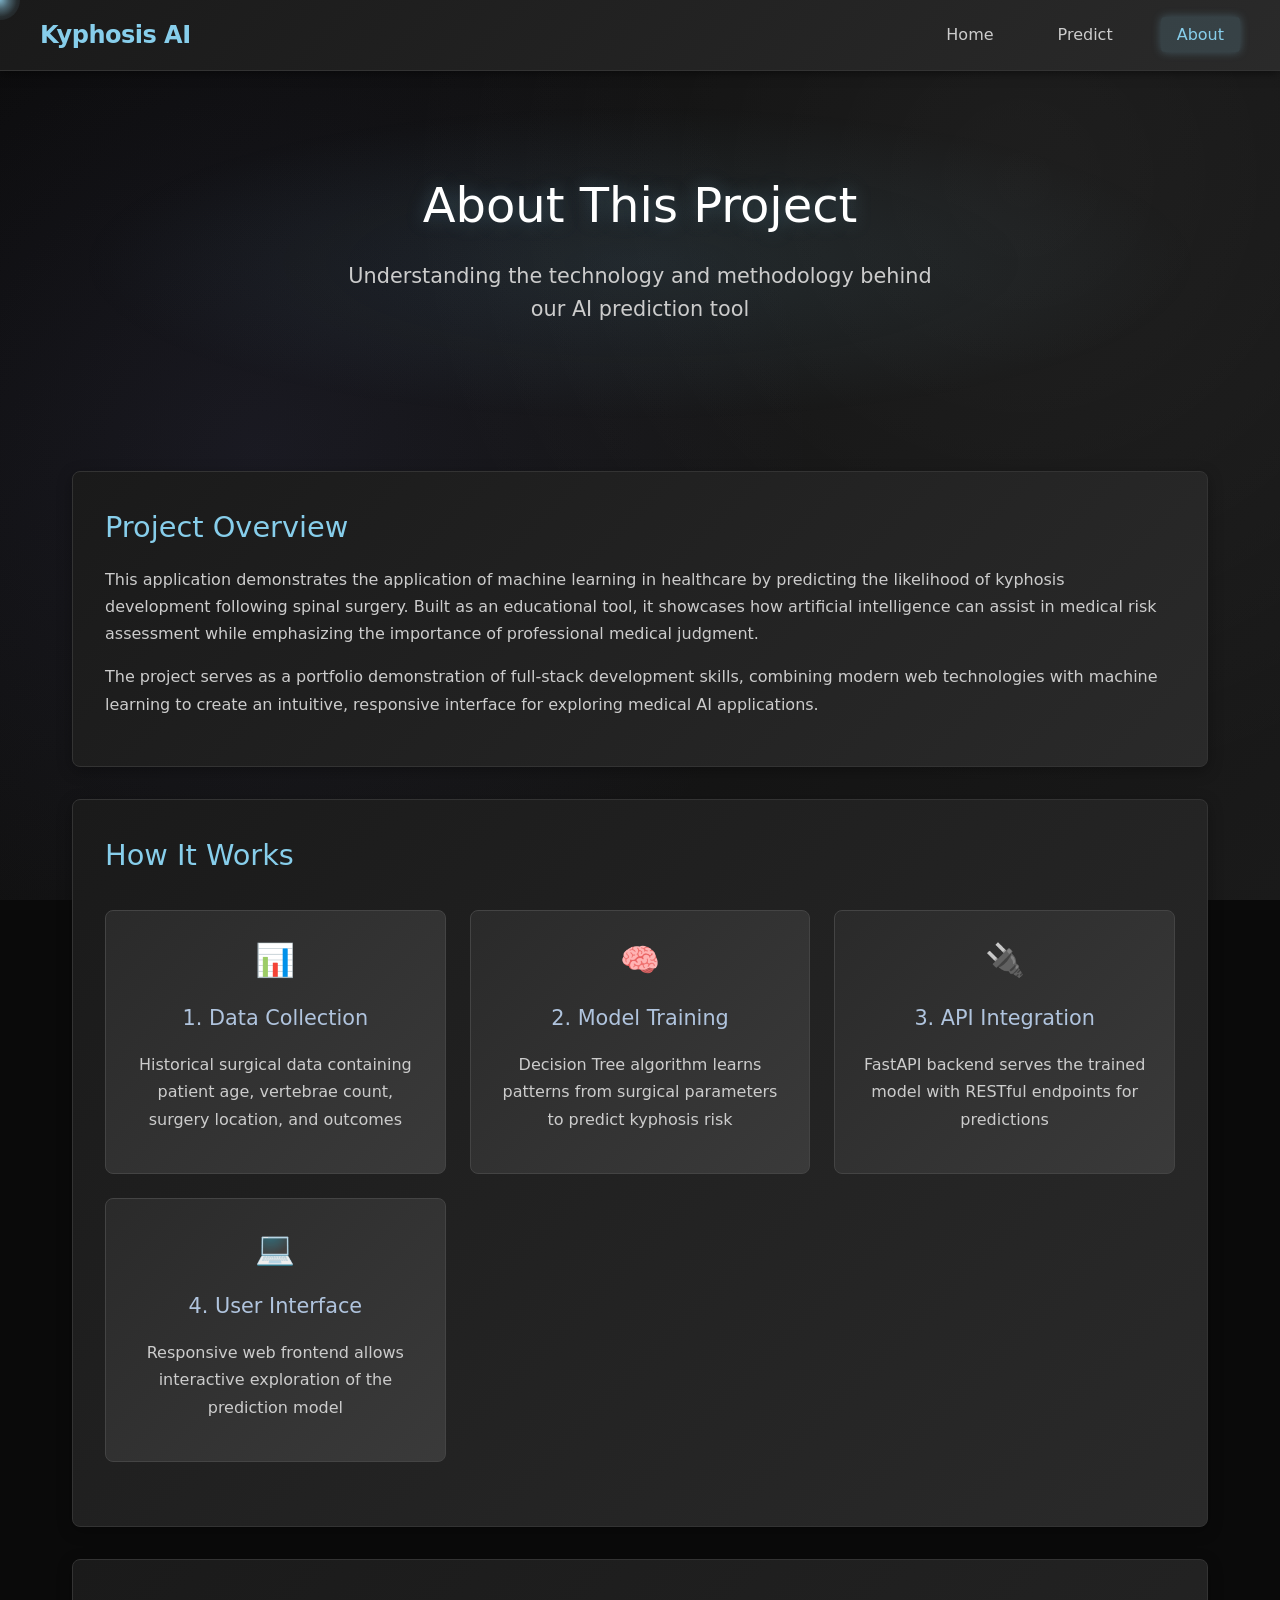
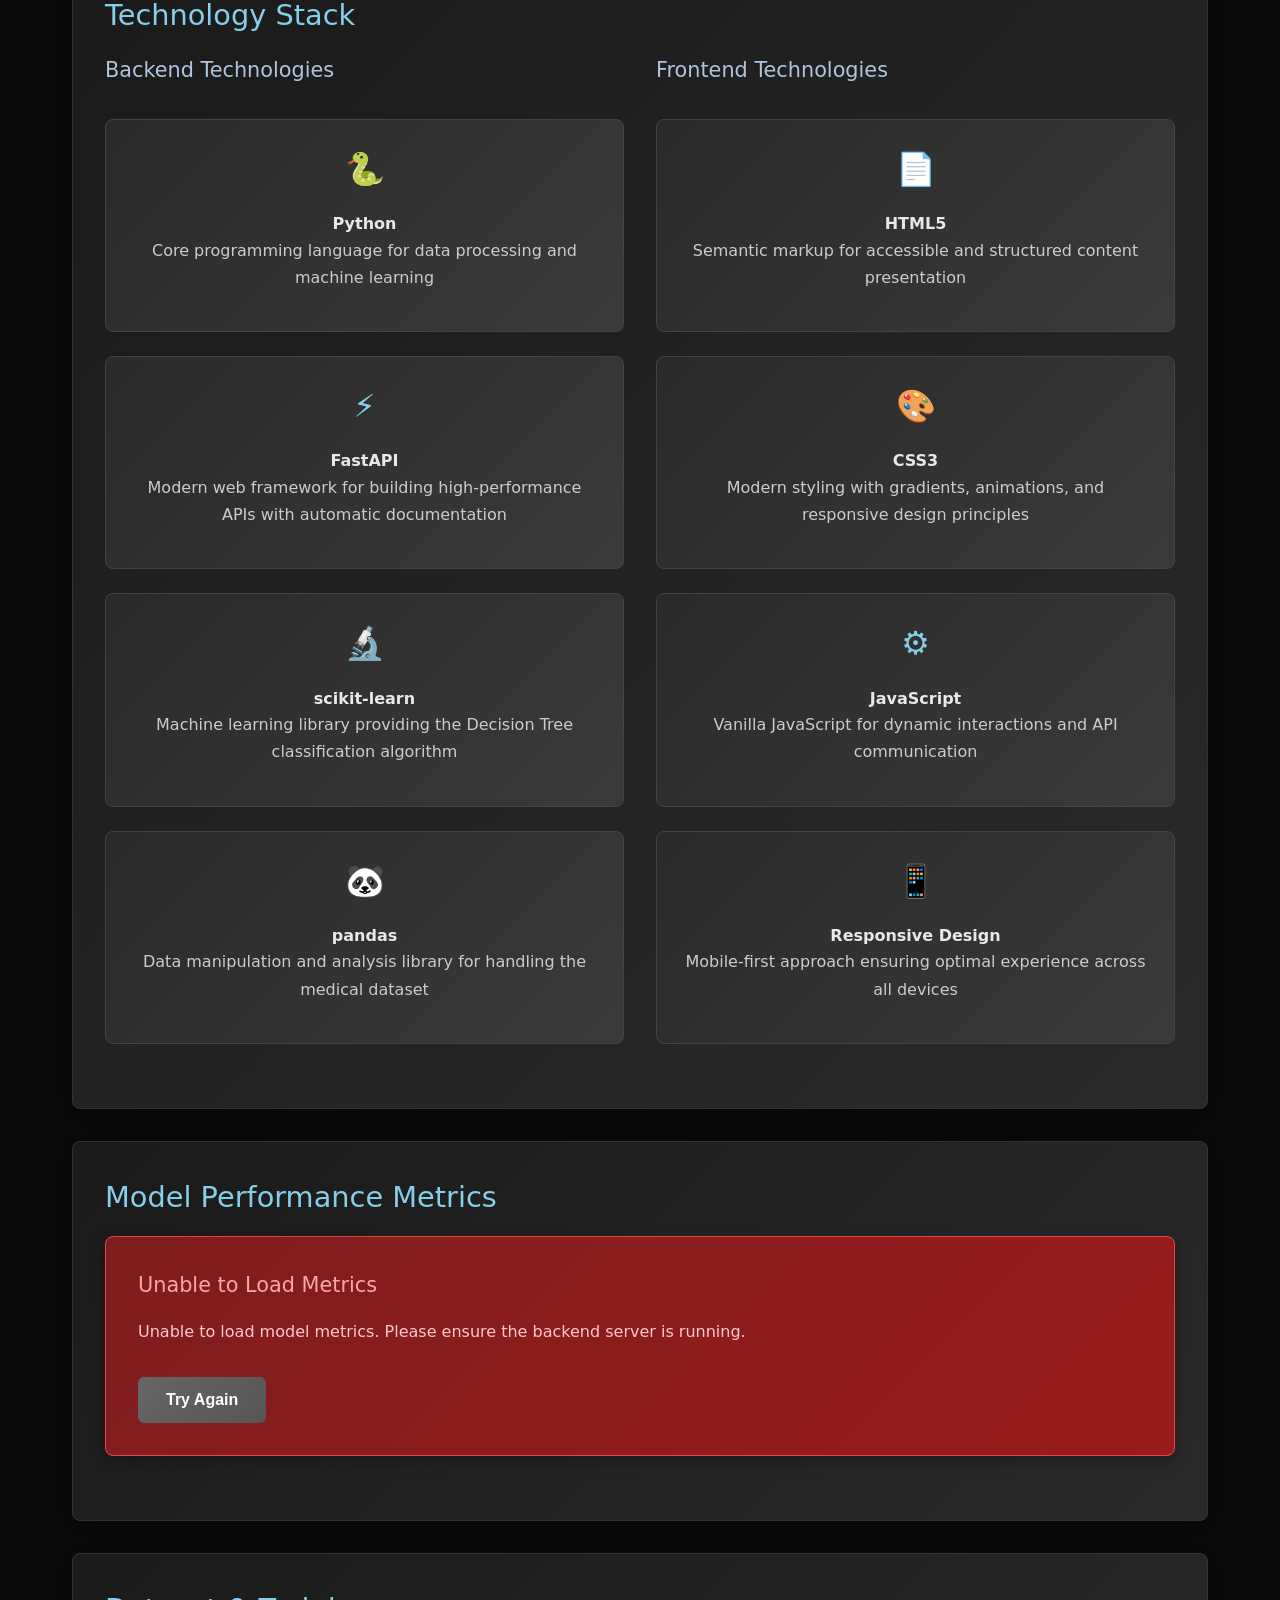
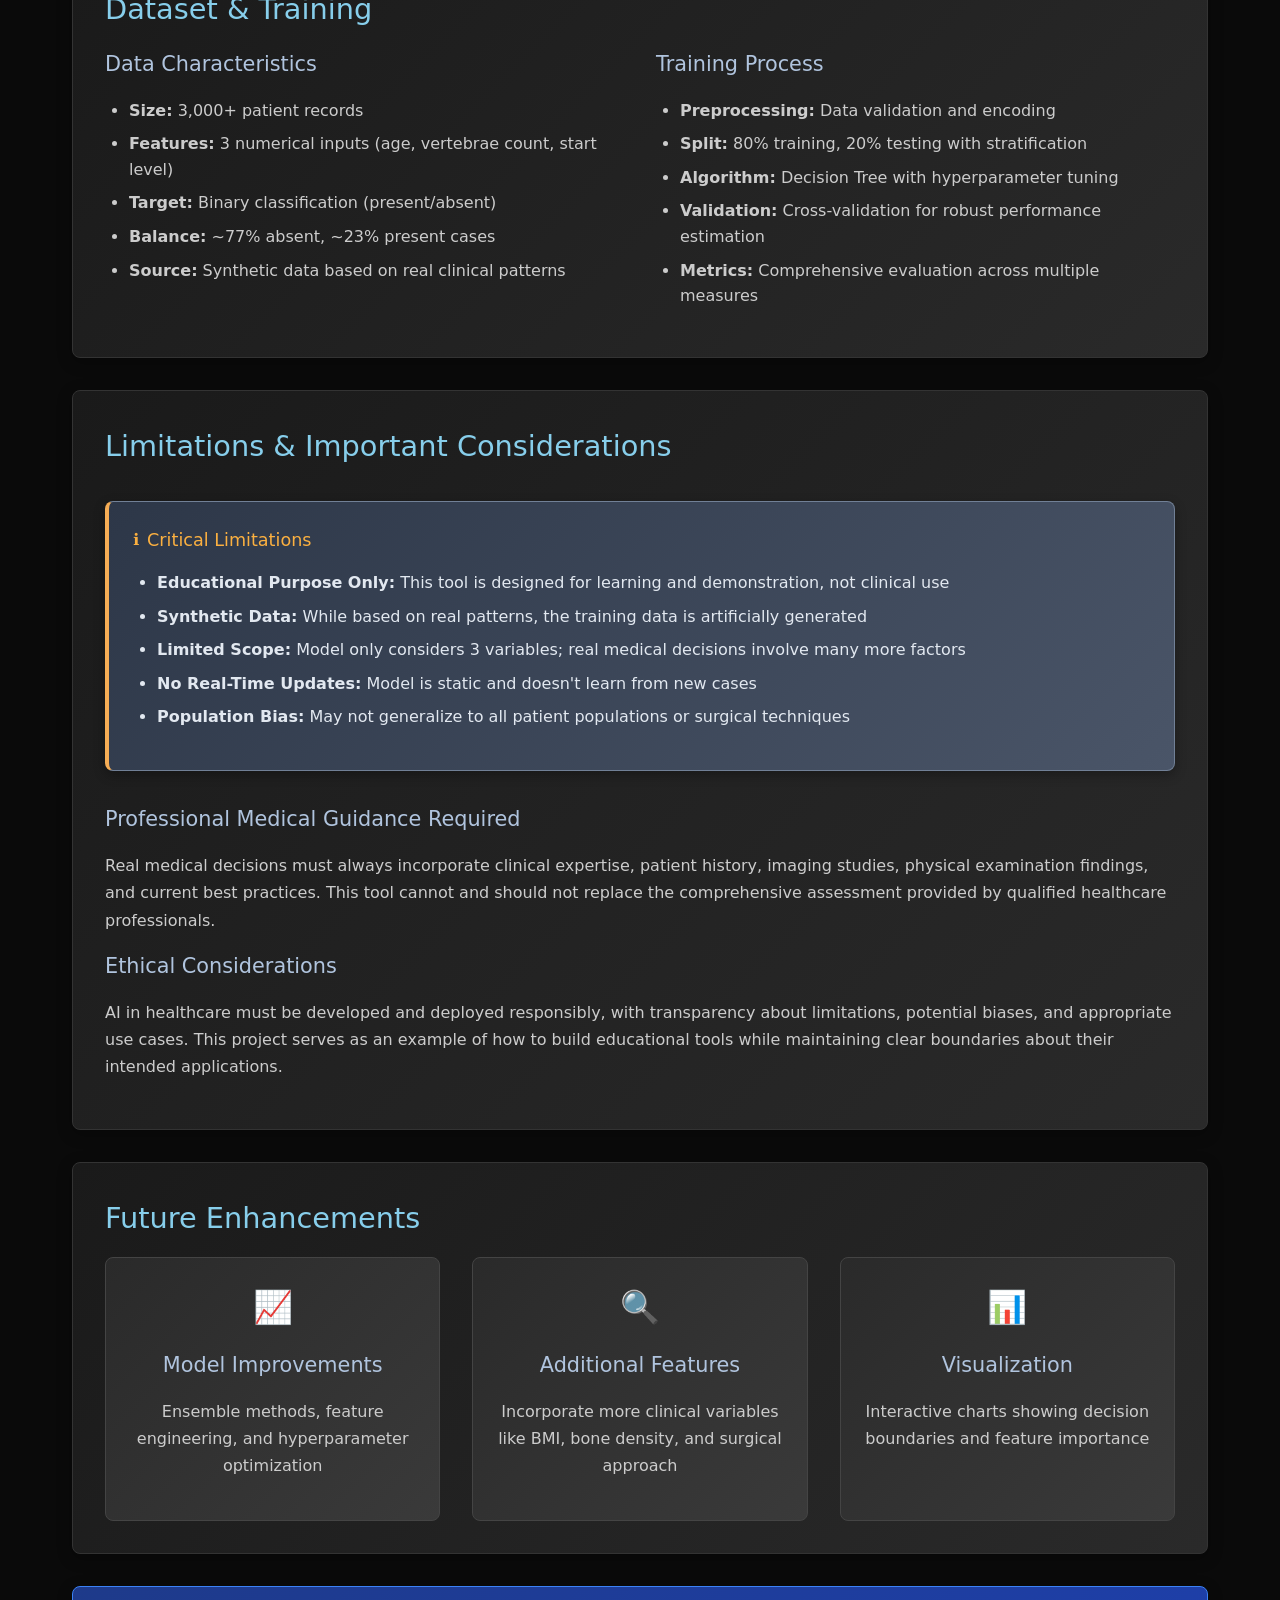
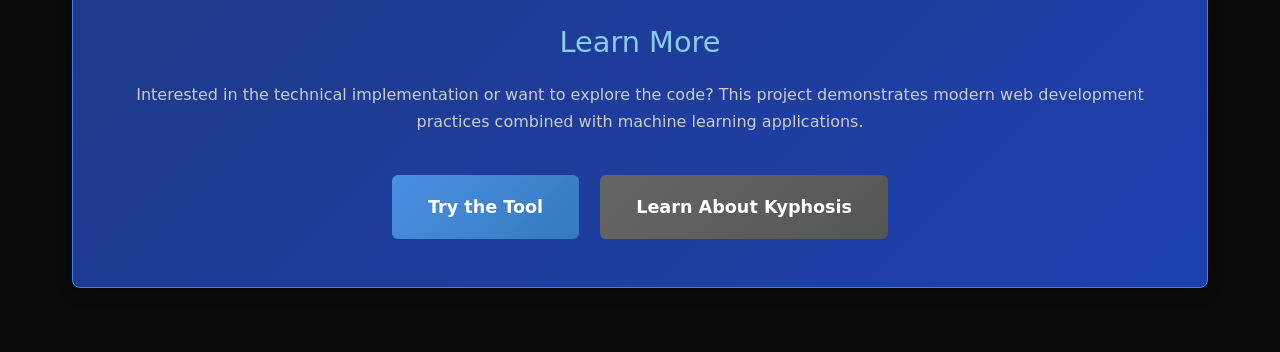
<file: frontend/about.html>
<!DOCTYPE html>
<html lang="en">
<head>
    <meta charset="UTF-8">
    <meta name="viewport" content="width=device-width, initial-scale=1.0">
    <title>About the Project - Kyphosis AI Prediction Tool</title>
    <link rel="stylesheet" href="style.css">
    <meta name="description" content="Learn about our AI-powered kyphosis prediction tool, its technology stack, model performance, and limitations.">
</head>
<body>
    <!-- Navigation Bar -->
    <nav class="navbar">
        <div class="nav-container">
            <a href="index.html" class="nav-brand">Kyphosis AI</a>
            <ul class="nav-links">
                <li><a href="index.html">Home</a></li>
                <li><a href="predict.html">Predict</a></li>
                <li><a href="about.html">About</a></li>
            </ul>
            <div class="nav-toggle">
                <span></span>
                <span></span>
                <span></span>
            </div>
        </div>
    </nav>

    <!-- Main Content -->
    <div class="container">
        <!-- Hero Section -->
        <section class="hero">
            <h1>About This Project</h1>
            <p>Understanding the technology and methodology behind our AI prediction tool</p>
        </section>

        <!-- Project Overview -->
        <section class="card">
            <h2>Project Overview</h2>
            <p>
                This application demonstrates the application of machine learning in healthcare by predicting 
                the likelihood of kyphosis development following spinal surgery. Built as an educational tool, 
                it showcases how artificial intelligence can assist in medical risk assessment while emphasizing 
                the importance of professional medical judgment.
            </p>
            <p>
                The project serves as a portfolio demonstration of full-stack development skills, combining 
                modern web technologies with machine learning to create an intuitive, responsive interface 
                for exploring medical AI applications.
            </p>
        </section>

        <!-- How It Works -->
        <section class="card">
            <h2>How It Works</h2>
            <div class="tech-grid">
                <div class="tech-card">
                    <div class="tech-icon">📊</div>
                    <h3>1. Data Collection</h3>
                    <p>Historical surgical data containing patient age, vertebrae count, surgery location, and outcomes</p>
                </div>
                
                <div class="tech-card">
                    <div class="tech-icon">🧠</div>
                    <h3>2. Model Training</h3>
                    <p>Decision Tree algorithm learns patterns from surgical parameters to predict kyphosis risk</p>
                </div>
                
                <div class="tech-card">
                    <div class="tech-icon">🔌</div>
                    <h3>3. API Integration</h3>
                    <p>FastAPI backend serves the trained model with RESTful endpoints for predictions</p>
                </div>
                
                <div class="tech-card">
                    <div class="tech-icon">💻</div>
                    <h3>4. User Interface</h3>
                    <p>Responsive web frontend allows interactive exploration of the prediction model</p>
                </div>
            </div>
        </section>

        <!-- Tech Stack -->
        <section class="card">
            <h2>Technology Stack</h2>
            <div class="two-column">
                <div>
                    <h3>Backend Technologies</h3>
                    <div class="tech-grid">
                        <div class="tech-card">
                            <div class="tech-icon">🐍</div>
                            <h4>Python</h4>
                            <p>Core programming language for data processing and machine learning</p>
                        </div>
                        
                        <div class="tech-card">
                            <div class="tech-icon">⚡</div>
                            <h4>FastAPI</h4>
                            <p>Modern web framework for building high-performance APIs with automatic documentation</p>
                        </div>
                        
                        <div class="tech-card">
                            <div class="tech-icon">🔬</div>
                            <h4>scikit-learn</h4>
                            <p>Machine learning library providing the Decision Tree classification algorithm</p>
                        </div>
                        
                        <div class="tech-card">
                            <div class="tech-icon">🐼</div>
                            <h4>pandas</h4>
                            <p>Data manipulation and analysis library for handling the medical dataset</p>
                        </div>
                    </div>
                </div>
                
                <div>
                    <h3>Frontend Technologies</h3>
                    <div class="tech-grid">
                        <div class="tech-card">
                            <div class="tech-icon">📄</div>
                            <h4>HTML5</h4>
                            <p>Semantic markup for accessible and structured content presentation</p>
                        </div>
                        
                        <div class="tech-card">
                            <div class="tech-icon">🎨</div>
                            <h4>CSS3</h4>
                            <p>Modern styling with gradients, animations, and responsive design principles</p>
                        </div>
                        
                        <div class="tech-card">
                            <div class="tech-icon">⚙️</div>
                            <h4>JavaScript</h4>
                            <p>Vanilla JavaScript for dynamic interactions and API communication</p>
                        </div>
                        
                        <div class="tech-card">
                            <div class="tech-icon">📱</div>
                            <h4>Responsive Design</h4>
                            <p>Mobile-first approach ensuring optimal experience across all devices</p>
                        </div>
                    </div>
                </div>
            </div>
        </section>

        <!-- Model Performance -->
        <section class="card">
            <h2>Model Performance Metrics</h2>
            <div id="metrics-loading" style="text-align: center; padding: 2rem;">
                <span class="loading-spinner"></span>
                <p style="color: #ccc; margin-top: 1rem;">Loading model performance data...</p>
            </div>
            
            <div id="metrics-content" style="display: none;">
                <p style="color: #ccc; margin-bottom: 2rem;">
                    Our Decision Tree model was evaluated on a held-out test set representing 20% of the available data. 
                    Below are the key performance metrics:
                </p>
                
                <table class="metrics-table" id="metrics-table">
                    <thead>
                        <tr>
                            <th>Metric</th>
                            <th>Value</th>
                            <th>Description</th>
                        </tr>
                    </thead>
                    <tbody id="metrics-tbody">
                        <!-- Metrics will be populated by JavaScript -->
                    </tbody>
                </table>
                
                <div class="two-column" style="margin-top: 2rem;">
                    <div>
                        <h3>Understanding the Metrics</h3>
                        <ul>
                            <li><strong>Accuracy:</strong> Percentage of correct predictions overall</li>
                            <li><strong>Precision:</strong> Of all "present" predictions, how many were actually correct</li>
                            <li><strong>Recall:</strong> Of all actual "present" cases, how many were correctly identified</li>
                            <li><strong>F1-Score:</strong> Harmonic mean of precision and recall, balancing both metrics</li>
                        </ul>
                    </div>
                    
                    <div>
                        <h3>Model Characteristics</h3>
                        <ul>
                            <li><strong>Algorithm:</strong> Decision Tree Classifier</li>
                            <li><strong>Features:</strong> Age, vertebrae count, surgery start level</li>
                            <li><strong>Training Size:</strong> ~2,400 patient records</li>
                            <li><strong>Validation:</strong> Stratified train-test split (80/20)</li>
                        </ul>
                    </div>
                </div>
            </div>
            
            <div id="metrics-error" style="display: none;">
                <!-- Error message will be populated by JavaScript -->
            </div>
        </section>

        <!-- Dataset Information -->
        <section class="card">
            <h2>Dataset & Training</h2>
            <div class="two-column">
                <div>
                    <h3>Data Characteristics</h3>
                    <ul>
                        <li><strong>Size:</strong> 3,000+ patient records</li>
                        <li><strong>Features:</strong> 3 numerical inputs (age, vertebrae count, start level)</li>
                        <li><strong>Target:</strong> Binary classification (present/absent)</li>
                        <li><strong>Balance:</strong> ~77% absent, ~23% present cases</li>
                        <li><strong>Source:</strong> Synthetic data based on real clinical patterns</li>
                    </ul>
                </div>
                
                <div>
                    <h3>Training Process</h3>
                    <ul>
                        <li><strong>Preprocessing:</strong> Data validation and encoding</li>
                        <li><strong>Split:</strong> 80% training, 20% testing with stratification</li>
                        <li><strong>Algorithm:</strong> Decision Tree with hyperparameter tuning</li>
                        <li><strong>Validation:</strong> Cross-validation for robust performance estimation</li>
                        <li><strong>Metrics:</strong> Comprehensive evaluation across multiple measures</li>
                    </ul>
                </div>
            </div>
        </section>

        <!-- Limitations & Disclaimer -->
        <section class="card">
            <h2>Limitations & Important Considerations</h2>
            <div class="disclaimer">
                <h3>Critical Limitations</h3>
                <ul style="margin: 1rem 0; color: #e2e8f0;">
                    <li><strong>Educational Purpose Only:</strong> This tool is designed for learning and demonstration, not clinical use</li>
                    <li><strong>Synthetic Data:</strong> While based on real patterns, the training data is artificially generated</li>
                    <li><strong>Limited Scope:</strong> Model only considers 3 variables; real medical decisions involve many more factors</li>
                    <li><strong>No Real-Time Updates:</strong> Model is static and doesn't learn from new cases</li>
                    <li><strong>Population Bias:</strong> May not generalize to all patient populations or surgical techniques</li>
                </ul>
            </div>
            
            <h3>Professional Medical Guidance Required</h3>
            <p>
                Real medical decisions must always incorporate clinical expertise, patient history, imaging studies, 
                physical examination findings, and current best practices. This tool cannot and should not replace 
                the comprehensive assessment provided by qualified healthcare professionals.
            </p>
            
            <h3>Ethical Considerations</h3>
            <p>
                AI in healthcare must be developed and deployed responsibly, with transparency about limitations, 
                potential biases, and appropriate use cases. This project serves as an example of how to build 
                educational tools while maintaining clear boundaries about their intended applications.
            </p>
        </section>

        <!-- Future Development -->
        <section class="card">
            <h2>Future Enhancements</h2>
            <div class="three-column">
                <div class="tech-card">
                    <div class="tech-icon">📈</div>
                    <h3>Model Improvements</h3>
                    <p>Ensemble methods, feature engineering, and hyperparameter optimization</p>
                </div>
                
                <div class="tech-card">
                    <div class="tech-icon">🔍</div>
                    <h3>Additional Features</h3>
                    <p>Incorporate more clinical variables like BMI, bone density, and surgical approach</p>
                </div>
                
                <div class="tech-card">
                    <div class="tech-icon">📊</div>
                    <h3>Visualization</h3>
                    <p>Interactive charts showing decision boundaries and feature importance</p>
                </div>
            </div>
        </section>

        <!-- Contact & Links -->
        <section class="card" style="text-align: center; background: linear-gradient(135deg, #1e3a8a 0%, #1e40af 100%); border-color: #3b82f6;">
            <h2>Learn More</h2>
            <p>
                Interested in the technical implementation or want to explore the code? 
                This project demonstrates modern web development practices combined with machine learning applications.
            </p>
            <div style="margin-top: 2rem;">
                <a href="predict.html" class="btn btn-large" style="margin: 0.5rem;">Try the Tool</a>
                <a href="index.html" class="btn btn-secondary btn-large" style="margin: 0.5rem;">Learn About Kyphosis</a>
            </div>
        </section>
    </div>

    <!-- Error Container -->
    <div id="error-container" style="display: none;"></div>
    <div id="network-error" style="display: none;"></div>

    <script src="script.js"></script>
    <script>
        // Page-specific JavaScript for About page
        function initAboutPage() {
            loadModelMetrics();
            console.log('About page initialized');
        }

        async function loadModelMetrics() {
            const loadingDiv = document.getElementById('metrics-loading');
            const contentDiv = document.getElementById('metrics-content');
            const errorDiv = document.getElementById('metrics-error');
            
            try {
                const metrics = await fetchModelMetrics();
                
                // Hide loading, show content
                loadingDiv.style.display = 'none';
                contentDiv.style.display = 'block';
                errorDiv.style.display = 'none';
                
                // Populate metrics table
                populateMetricsTable(metrics);
                
            } catch (error) {
                console.error('Failed to load metrics:', error);
                
                // Hide loading, show error
                loadingDiv.style.display = 'none';
                contentDiv.style.display = 'none';
                errorDiv.style.display = 'block';
                errorDiv.innerHTML = `
                    <div class="card" style="border-color: #ef4444; background: linear-gradient(135deg, #7f1d1d 0%, #991b1b 100%);">
                        <h3 style="color: #fca5a5;">Unable to Load Metrics</h3>
                        <p style="color: #fecaca;">${error.message}</p>
                        <button onclick="loadModelMetrics()" class="btn btn-secondary" style="margin-top: 1rem;">
                            Try Again
                        </button>
                    </div>
                `;
            }
        }

        function populateMetricsTable(metrics) {
            const tbody = document.getElementById('metrics-tbody');
            
            const metricsData = [
                {
                    name: 'Accuracy',
                    value: (metrics.accuracy * 100).toFixed(1) + '%',
                    description: 'Overall percentage of correct predictions'
                },
                {
                    name: 'Precision',
                    value: (metrics.precision * 100).toFixed(1) + '%',
                    description: 'Accuracy of positive predictions (when model says "present")'
                },
                {
                    name: 'Recall',
                    value: (metrics.recall * 100).toFixed(1) + '%',
                    description: 'Percentage of actual positive cases correctly identified'
                },
                {
                    name: 'F1-Score',
                    value: (metrics.f1_score * 100).toFixed(1) + '%',
                    description: 'Balanced measure combining precision and recall'
                }
            ];
            
            tbody.innerHTML = metricsData.map(metric => `
                <tr>
                    <td style="font-weight: 600; color: #87ceeb;">${metric.name}</td>
                    <td style="font-weight: 600;">${metric.value}</td>
                    <td>${metric.description}</td>
                </tr>
            `).join('');
        }
    </script>
</body>
</html>
</file>
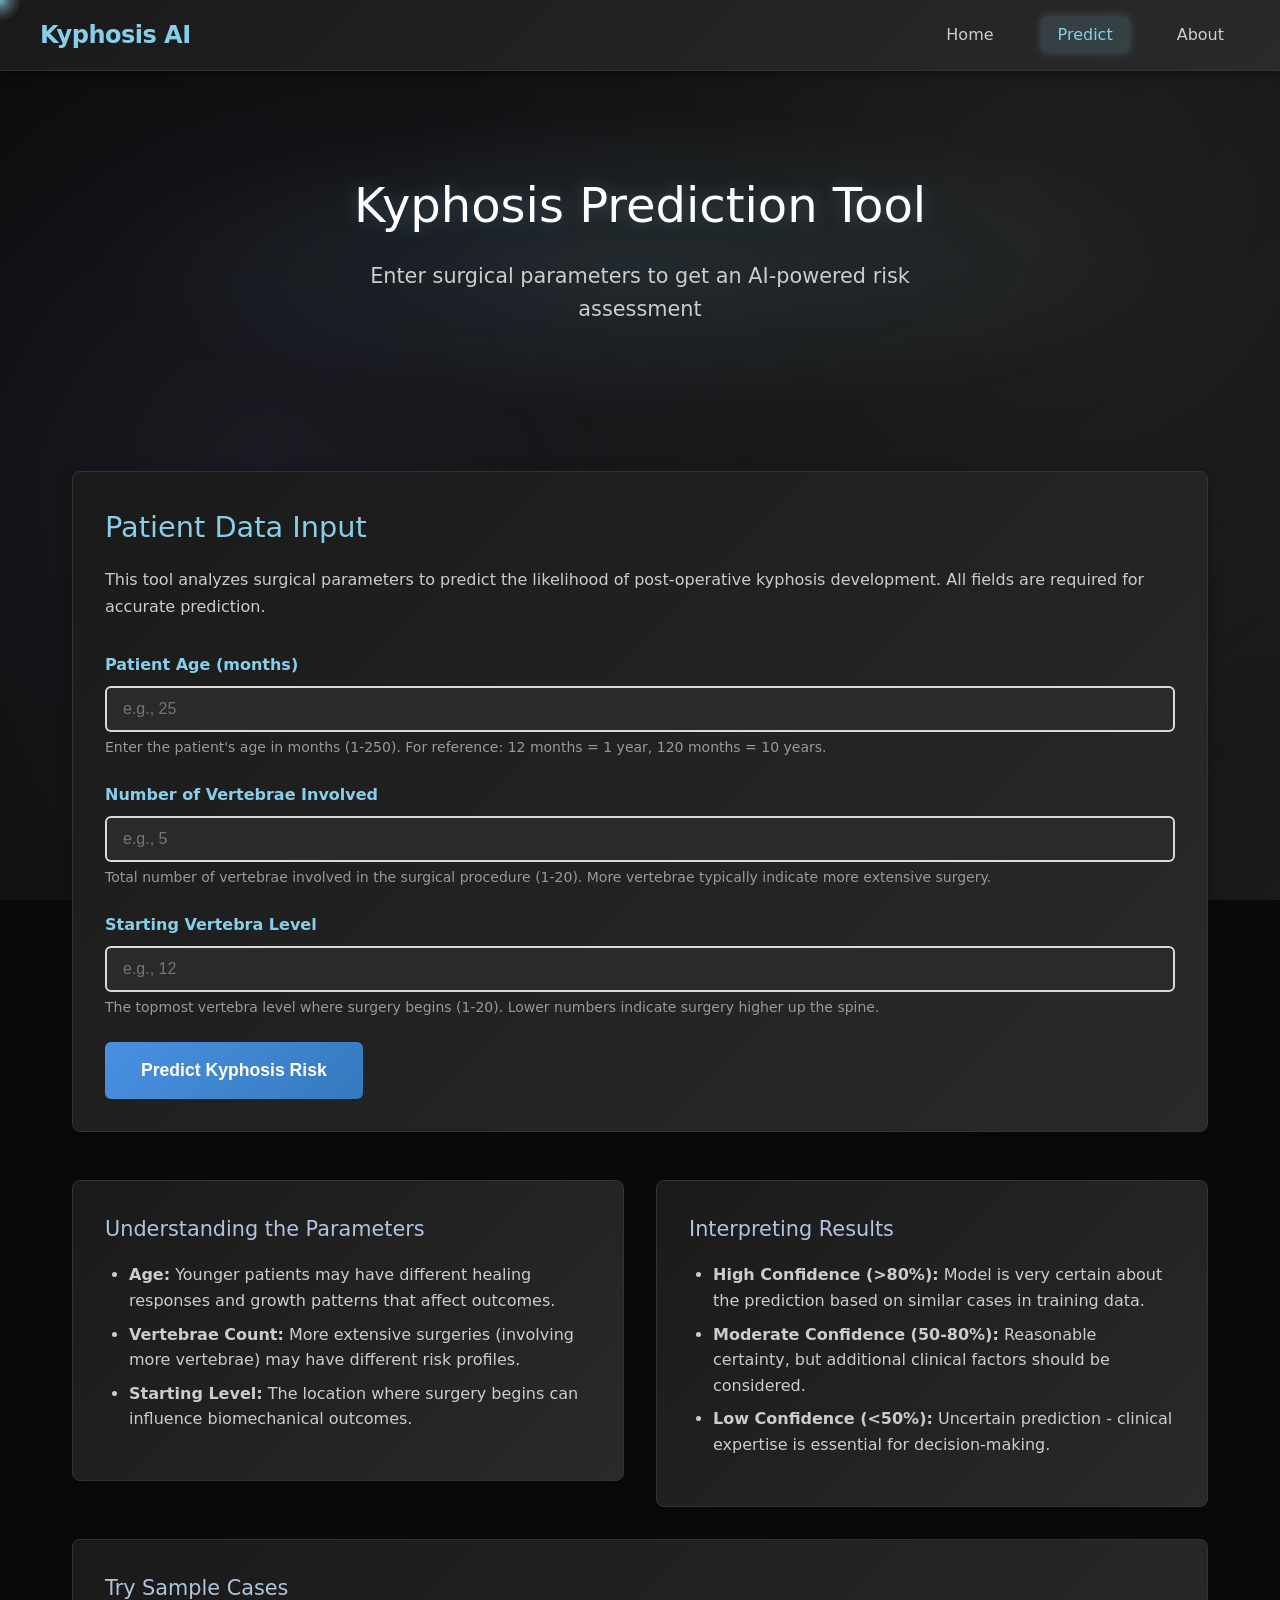
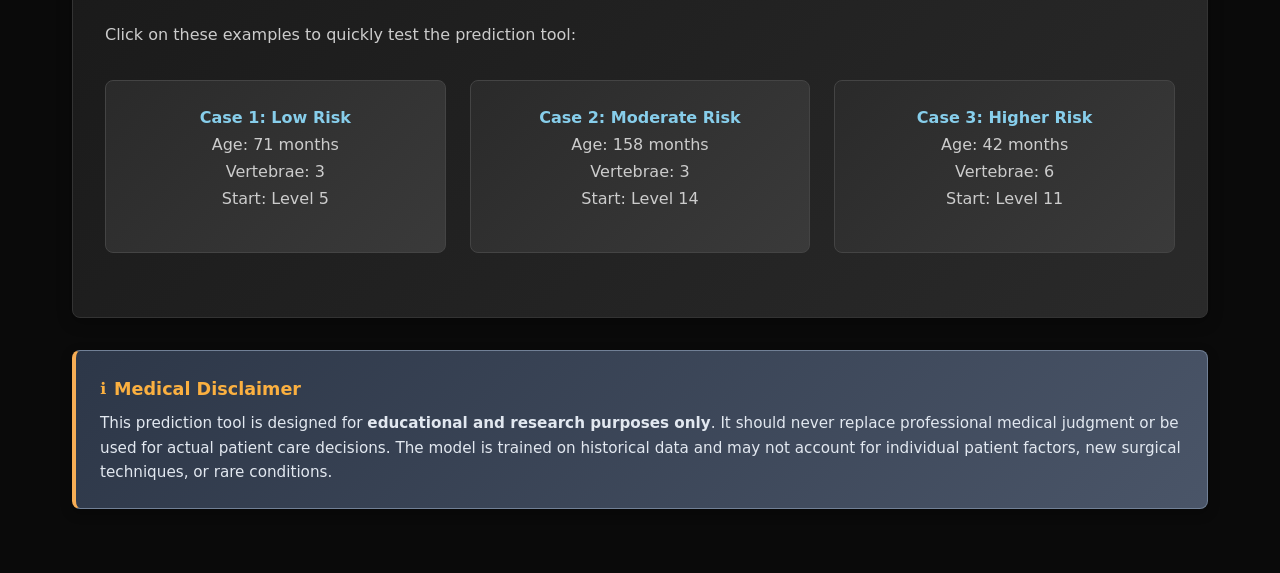
<file: frontend/predict.html>
<!DOCTYPE html>
<html lang="en">
<head>
    <meta charset="UTF-8">
    <meta name="viewport" content="width=device-width, initial-scale=1.0">
    <title>Kyphosis Prediction Tool - AI Medical Assessment</title>
    <link rel="stylesheet" href="style.css">
    <meta name="description" content="Use our AI-powered tool to predict kyphosis risk based on surgical parameters for educational purposes.">
</head>
<body>
    <!-- Navigation Bar -->
    <nav class="navbar">
        <div class="nav-container">
            <a href="index.html" class="nav-brand">Kyphosis AI</a>
            <ul class="nav-links">
                <li><a href="index.html">Home</a></li>
                <li><a href="predict.html">Predict</a></li>
                <li><a href="about.html">About</a></li>
            </ul>
            <div class="nav-toggle">
                <span></span>
                <span></span>
                <span></span>
            </div>
        </div>
    </nav>

    <!-- Main Content -->
    <div class="container">
        <!-- Hero Section -->
        <section class="hero">
            <h1>Kyphosis Prediction Tool</h1>
            <p>Enter surgical parameters to get an AI-powered risk assessment</p>
        </section>

        <!-- Prediction Form -->
        <section class="card">
            <h2>Patient Data Input</h2>
            <p style="color: #ccc; margin-bottom: 2rem;">
                This tool analyzes surgical parameters to predict the likelihood of post-operative kyphosis development.
                All fields are required for accurate prediction.
            </p>

            <form id="prediction-form">
                <div class="form-group">
                    <label for="age">Patient Age (months)</label>
                    <input 
                        type="number" 
                        id="age" 
                        name="age" 
                        required 
                        min="1" 
                        max="250"
                        placeholder="e.g., 25"
                    >
                    <small>Enter the patient's age in months (1-250). For reference: 12 months = 1 year, 120 months = 10 years.</small>
                    <div class="error-message" id="age-error"></div>
                </div>

                <div class="form-group">
                    <label for="number">Number of Vertebrae Involved</label>
                    <input 
                        type="number" 
                        id="number" 
                        name="number" 
                        required 
                        min="1" 
                        max="20"
                        placeholder="e.g., 5"
                    >
                    <small>Total number of vertebrae involved in the surgical procedure (1-20). More vertebrae typically indicate more extensive surgery.</small>
                    <div class="error-message" id="number-error"></div>
                </div>

                <div class="form-group">
                    <label for="start">Starting Vertebra Level</label>
                    <input 
                        type="number" 
                        id="start" 
                        name="start" 
                        required 
                        min="1" 
                        max="20"
                        placeholder="e.g., 12"
                    >
                    <small>The topmost vertebra level where surgery begins (1-20). Lower numbers indicate surgery higher up the spine.</small>
                    <div class="error-message" id="start-error"></div>
                </div>

                <button type="submit" id="predict-btn" class="btn btn-large">
                    <span class="btn-text">Predict Kyphosis Risk</span>
                </button>
            </form>
        </section>

        <!-- Results Section -->
        <section id="results-section" style="display: none;">
            <div class="result-card" id="result-card">
                <div class="result-text" id="result-text">
                    <!-- Result will be populated by JavaScript -->
                </div>
                
                <div class="confidence-bar">
                    <div class="confidence-fill" id="confidence-fill"></div>
                </div>
                <div class="confidence-text" id="confidence-text">
                    <!-- Confidence will be populated by JavaScript -->
                </div>
                
                <p style="margin-top: 2rem; color: #ccc; font-size: 0.95rem; line-height: 1.6;">
                    <strong>Important:</strong> This is a statistical estimate based on a machine learning model 
                    trained on historical surgical data. It should not be used for actual medical diagnosis or 
                    treatment decisions. Always consult with qualified healthcare professionals.
                </p>
                
                <button type="button" id="reset-btn" class="btn btn-secondary" style="margin-top: 1rem;">
                    Make Another Prediction
                </button>
            </div>
        </section>

        <!-- Information Cards -->
        <div class="two-column" style="margin-top: 3rem;">
            <section class="card">
                <h3>Understanding the Parameters</h3>
                <ul>
                    <li><strong>Age:</strong> Younger patients may have different healing responses and growth patterns that affect outcomes.</li>
                    <li><strong>Vertebrae Count:</strong> More extensive surgeries (involving more vertebrae) may have different risk profiles.</li>
                    <li><strong>Starting Level:</strong> The location where surgery begins can influence biomechanical outcomes.</li>
                </ul>
            </section>

            <section class="card">
                <h3>Interpreting Results</h3>
                <ul>
                    <li><strong>High Confidence (>80%):</strong> Model is very certain about the prediction based on similar cases in training data.</li>
                    <li><strong>Moderate Confidence (50-80%):</strong> Reasonable certainty, but additional clinical factors should be considered.</li>
                    <li><strong>Low Confidence (<50%):</strong> Uncertain prediction - clinical expertise is essential for decision-making.</li>
                </ul>
            </section>
        </div>

        <!-- Sample Cases -->
        <section class="card">
            <h3>Try Sample Cases</h3>
            <p style="color: #ccc; margin-bottom: 1rem;">Click on these examples to quickly test the prediction tool:</p>
            
            <div class="tech-grid">
                <div class="tech-card sample-case" style="cursor: pointer;" 
                     data-age="71" data-number="3" data-start="5">
                    <h4 style="color: #87ceeb;">Case 1: Low Risk</h4>
                    <p>Age: 71 months<br>Vertebrae: 3<br>Start: Level 5</p>
                </div>
                
                <div class="tech-card sample-case" style="cursor: pointer;" 
                     data-age="158" data-number="3" data-start="14">
                    <h4 style="color: #87ceeb;">Case 2: Moderate Risk</h4>
                    <p>Age: 158 months<br>Vertebrae: 3<br>Start: Level 14</p>
                </div>
                
                <div class="tech-card sample-case" style="cursor: pointer;" 
                     data-age="42" data-number="6" data-start="11">
                    <h4 style="color: #87ceeb;">Case 3: Higher Risk</h4>
                    <p>Age: 42 months<br>Vertebrae: 6<br>Start: Level 11</p>
                </div>
            </div>
        </section>

        <!-- Medical Disclaimer -->
        <section class="disclaimer">
            <h3>Medical Disclaimer</h3>
            <p>
                This prediction tool is designed for <strong>educational and research purposes only</strong>. 
                It should never replace professional medical judgment or be used for actual patient care decisions. 
                The model is trained on historical data and may not account for individual patient factors, 
                new surgical techniques, or rare conditions.
            </p>
        </section>
    </div>

    <!-- Error Container -->
    <div id="error-container" style="display: none;"></div>
    <div id="network-error" style="display: none;"></div>

    <script src="script.js"></script>
    <script>
        // Page-specific JavaScript for Predict page
        function initPredictPage() {
            const form = document.getElementById('prediction-form');
            const predictBtn = document.getElementById('predict-btn');
            const resetBtn = document.getElementById('reset-btn');
            const resultsSection = document.getElementById('results-section');
            const resultCard = document.getElementById('result-card');
            const resultText = document.getElementById('result-text');
            
            // Form submission
            form.addEventListener('submit', handleFormSubmit);
            
            // Reset functionality
            resetBtn.addEventListener('click', resetForm);
            
            // Sample case clicks
            document.querySelectorAll('.sample-case').forEach(card => {
                card.addEventListener('click', () => {
                    const age = card.dataset.age;
                    const number = card.dataset.number;
                    const start = card.dataset.start;
                    
                    document.getElementById('age').value = age;
                    document.getElementById('number').value = number;
                    document.getElementById('start').value = start;
                    
                    // Clear any existing errors
                    clearErrors();
                });
            });
            
            // Real-time validation
            addInputValidation();
            
            console.log('Predict page initialized');
        }

        async function handleFormSubmit(event) {
            event.preventDefault();
            console.log('Form submitted');
            
            // Clear previous errors
            clearErrors();
            hideError();
            
            // Get form data
            const formData = {
                age: parseInt(document.getElementById('age').value),
                number: parseInt(document.getElementById('number').value),
                start: parseInt(document.getElementById('start').value)
            };
            
            console.log('Form data:', formData);
            
            // Validate input
            if (!validateFormData(formData)) {
                console.log('Form validation failed');
                return;
            }
            
            // Show loading state
            const resultsSection = document.getElementById('results-section');
            setButtonLoading(document.getElementById('predict-btn'), true);
            resultsSection.style.display = 'none';
            
            try {
                // Make prediction
                console.log('Making prediction...');
                const result = await makePrediction(formData);
                console.log('Prediction successful:', result);
                
                // Display result
                displayPredictionResult(result);
                
            } catch (error) {
                console.error('Prediction error:', error);
                displayError(error.message);
            } finally {
                setButtonLoading(document.getElementById('predict-btn'), false);
            }
        }

        function validateFormData(data) {
            let isValid = true;
            
            // Age validation
            const ageError = validateInput(data.age, 1, 250, 'Age');
            if (ageError) {
                showFieldError('age', ageError);
                isValid = false;
            }
            
            // Number validation
            const numberError = validateInput(data.number, 1, 20, 'Number of vertebrae');
            if (numberError) {
                showFieldError('number', numberError);
                isValid = false;
            }
            
            // Start validation
            const startError = validateInput(data.start, 1, 20, 'Starting vertebra level');
            if (startError) {
                showFieldError('start', startError);
                isValid = false;
            }
            
            return isValid;
        }

        function showFieldError(fieldName, message) {
            const errorElement = document.getElementById(`${fieldName}-error`);
            const inputElement = document.getElementById(fieldName);
            
            if (errorElement) {
                errorElement.textContent = message;
                errorElement.style.display = 'block';
            }
            
            if (inputElement) {
                inputElement.style.borderColor = '#ff6b6b';
            }
        }

        function clearErrors() {
            ['age', 'number', 'start'].forEach(fieldName => {
                const errorElement = document.getElementById(`${fieldName}-error`);
                const inputElement = document.getElementById(fieldName);
                
                if (errorElement) {
                    errorElement.style.display = 'none';
                }
                
                if (inputElement) {
                    inputElement.style.borderColor = '#444';
                }
            });
        }

        function displayPredictionResult(result) {
            console.log('Displaying prediction result:', result);
            
            const { prediction, confidence } = result;
            const resultsSection = document.getElementById('results-section');
            const resultCard = document.getElementById('result-card');
            const resultText = document.getElementById('result-text');
            
            console.log('Elements found:', {
                resultsSection: !!resultsSection,
                resultCard: !!resultCard,
                resultText: !!resultText
            });
            
            // Update result text and styling
            if (prediction === 'present') {
                resultText.textContent = 'Kyphosis Likely Present';
                resultCard.className = 'result-card positive';
            } else {
                resultText.textContent = 'Kyphosis Likely Absent';
                resultCard.className = 'result-card negative';
            }
            
            console.log('Updated result text to:', resultText.textContent);
            console.log('Updated result card class to:', resultCard.className);
            
            // Show results section
            resultsSection.style.display = 'block';
            console.log('Results section display set to:', resultsSection.style.display);
            
            // Animate confidence bar
            animateConfidenceBar(confidence);
            
            // Scroll to results
            scrollToElement('results-section');
        }

        function resetForm() {
            document.getElementById('prediction-form').reset();
            document.getElementById('results-section').style.display = 'none';
            clearErrors();
            hideError();
            
            // Focus on first input
            document.getElementById('age').focus();
        }

        function addInputValidation() {
            // Age input validation
            document.getElementById('age').addEventListener('input', function() {
                validateSingleInput(this, 1, 250, 'age');
            });
            
            // Number input validation
            document.getElementById('number').addEventListener('input', function() {
                validateSingleInput(this, 1, 20, 'number');
            });
            
            // Start input validation
            document.getElementById('start').addEventListener('input', function() {
                validateSingleInput(this, 1, 20, 'start');
            });
        }

        function validateSingleInput(input, min, max, fieldName) {
            const value = parseInt(input.value);
            const errorElement = document.getElementById(`${fieldName}-error`);
            
            if (input.value && (isNaN(value) || value < min || value > max)) {
                input.style.borderColor = '#ff6b6b';
                if (errorElement) {
                    errorElement.textContent = `Must be between ${min} and ${max}`;
                    errorElement.style.display = 'block';
                }
            } else {
                input.style.borderColor = '#444';
                if (errorElement) {
                    errorElement.style.display = 'none';
                }
            }
        }
    </script>
</body>
</html>
</file>
<file: frontend/style.css>
/* X-ray Inspired Dark Theme - Shared Styles */
* {
    margin: 0;
    padding: 0;
    box-sizing: border-box;
}

body {
    font-family: 'Segoe UI', system-ui, -apple-system, sans-serif;
    line-height: 1.6;
    color: #e8e8e8;
    background: #0a0a0a;
    background-image: 
        radial-gradient(circle at 20% 50%, rgba(120, 119, 198, 0.1) 0%, transparent 50%),
        radial-gradient(circle at 80% 20%, rgba(255, 255, 255, 0.05) 0%, transparent 50%),
        linear-gradient(135deg, #0a0a0a 0%, #1a1a1a 100%);
    min-height: 100vh;
    background-attachment: fixed;
    cursor: none; /* Hide default cursor for custom cursor */
    overflow-x: hidden;
}

/* Custom Cursor Glow Effect */
.cursor-glow {
    position: fixed;
    width: 40px;
    height: 40px;
    background: radial-gradient(
        circle,
        rgba(135, 206, 235, 0.8) 0%,
        rgba(135, 206, 235, 0.4) 30%,
        rgba(135, 206, 235, 0.1) 60%,
        transparent 100%
    );
    border-radius: 50%;
    pointer-events: none;
    z-index: 9999;
    transition: transform 0.1s ease-out;
    mix-blend-mode: screen;
}

/* Animated Stars Background */
.stars-container {
    position: fixed;
    top: 0;
    left: 0;
    width: 100%;
    height: 100%;
    pointer-events: none;
    z-index: -1;
    overflow: hidden;
}

.star {
    position: absolute;
    background: #87ceeb;
    border-radius: 50%;
    animation: twinkle 3s infinite ease-in-out;
    opacity: 0;
}

.star:nth-child(odd) {
    animation-delay: 1s;
    background: rgba(255, 255, 255, 0.8);
}

.star:nth-child(3n) {
    animation-delay: 2s;
    background: rgba(176, 196, 222, 0.6);
}

@keyframes twinkle {
    0%, 100% { 
        opacity: 0; 
        transform: scale(0.5);
    }
    50% { 
        opacity: 1; 
        transform: scale(1);
    }
}

/* Shooting stars */
.shooting-star {
    position: absolute;
    height: 1px;
    background: linear-gradient(90deg, transparent, #87ceeb, transparent);
    animation: shoot 8s linear infinite;
    opacity: 0;
}

@keyframes shoot {
    0% {
        opacity: 0;
        transform: translateX(-100px) translateY(100px);
    }
    10% {
        opacity: 1;
    }
    90% {
        opacity: 1;
    }
    100% {
        opacity: 0;
        transform: translateX(100vw) translateY(-100px);
    }
}

/* Navigation Bar */
.navbar {
    background: linear-gradient(135deg, #1a1a1a 0%, #2a2a2a 100%);
    border-bottom: 1px solid #333;
    padding: 1rem 2rem;
    position: sticky;
    top: 0;
    z-index: 100;
    box-shadow: 0 2px 10px rgba(0, 0, 0, 0.5);
}

.nav-container {
    max-width: 1200px;
    margin: 0 auto;
    display: flex;
    justify-content: space-between;
    align-items: center;
}

.nav-brand {
    font-size: 1.5rem;
    font-weight: 600;
    color: #87ceeb;
    text-decoration: none;
    letter-spacing: -0.5px;
}

.nav-links {
    display: flex;
    list-style: none;
    gap: 2rem;
}

.nav-links a {
    color: #ccc;
    text-decoration: none;
    font-weight: 500;
    padding: 0.5rem 1rem;
    border-radius: 4px;
    transition: all 0.3s ease;
    position: relative;
}

.nav-links a:hover {
    color: #87ceeb;
    background: rgba(135, 206, 235, 0.1);
}

.nav-links a.active {
    color: #87ceeb;
    background: rgba(135, 206, 235, 0.15);
    box-shadow: 0 0 10px rgba(135, 206, 235, 0.3);
}

/* Mobile Navigation */
.nav-toggle {
    display: none;
    flex-direction: column;
    cursor: pointer;
}

.nav-toggle span {
    width: 25px;
    height: 3px;
    background: #ccc;
    margin: 3px 0;
    transition: 0.3s;
}

/* Main Container */
.container {
    max-width: 1200px;
    margin: 0 auto;
    padding: 2rem;
}

/* Hero Section */
.hero {
    text-align: center;
    padding: 4rem 2rem;
    background: radial-gradient(ellipse at center, rgba(135, 206, 235, 0.1) 0%, transparent 70%);
    border-radius: 12px;
    margin-bottom: 3rem;
}

.hero h1 {
    font-size: 3rem;
    font-weight: 300;
    color: #ffffff;
    margin-bottom: 1rem;
    text-shadow: 0 0 20px rgba(135, 206, 235, 0.3);
}

.hero p {
    font-size: 1.3rem;
    color: #ccc;
    margin-bottom: 2rem;
    max-width: 600px;
    margin-left: auto;
    margin-right: auto;
}

/* Cards */
.card {
    background: linear-gradient(135deg, #1a1a1a 0%, #2a2a2a 100%);
    border: 1px solid #333;
    border-radius: 8px;
    padding: 2rem;
    margin-bottom: 2rem;
    box-shadow: 0 4px 15px rgba(0, 0, 0, 0.3);
    transition: all 0.3s ease;
}

.card:hover {
    border-color: #555;
    box-shadow: 0 8px 25px rgba(0, 0, 0, 0.4);
    transform: translateY(-2px);
}

.card h2 {
    color: #87ceeb;
    margin-bottom: 1rem;
    font-size: 1.8rem;
    font-weight: 500;
}

.card h3 {
    color: #b0c4de;
    margin-bottom: 1rem;
    font-size: 1.3rem;
    font-weight: 500;
}

.card p {
    color: #ccc;
    line-height: 1.7;
    margin-bottom: 1rem;
}

.card ul {
    color: #ccc;
    padding-left: 1.5rem;
    margin-bottom: 1rem;
}

.card li {
    margin-bottom: 0.5rem;
}

/* Images */
.medical-image {
    width: 100%;
    max-width: 400px;
    height: auto;
    border-radius: 8px;
    border: 1px solid #333;
    margin: 1rem 0;
    box-shadow: 0 4px 15px rgba(0, 0, 0, 0.3);
}

.image-grid {
    display: grid;
    grid-template-columns: repeat(auto-fit, minmax(300px, 1fr));
    gap: 2rem;
    margin: 2rem 0;
}

/* Forms */
.form-group {
    margin-bottom: 1.5rem;
}

.form-group label {
    display: block;
    color: #87ceeb;
    font-weight: 600;
    margin-bottom: 0.5rem;
    font-size: 1rem;
}

.form-group input {
    width: 100%;
    padding: 12px 16px;
    background: #2a2a2a;
    border: 2px solid #444;
    border-radius: 6px;
    color: #e8e8e8;
    font-size: 1rem;
    transition: all 0.3s ease;
}

.form-group input:focus {
    outline: none;
    border-color: #87ceeb;
    box-shadow: 0 0 0 3px rgba(135, 206, 235, 0.2);
    background: #333;
}

.form-group input:invalid {
    border-color: #dadada;
}

.form-group small {
    display: block;
    margin-top: 0.25rem;
    color: #999;
    font-size: 0.875rem;
}

.error-message {
    color: #ff6b6b;
    font-size: 0.875rem;
    margin-top: 0.25rem;
}

/* Buttons */
.btn {
    display: inline-block;
    padding: 14px 28px;
    background: linear-gradient(135deg, #4a90e2 0%, #357abd 100%);
    color: white;
    text-decoration: none;
    border: none;
    border-radius: 6px;
    font-size: 1rem;
    font-weight: 600;
    cursor: pointer;
    transition: all 0.3s ease;
    position: relative;
    overflow: hidden;
}

.btn:hover {
    background: linear-gradient(135deg, #357abd 0%, #2968a3 100%);
    transform: translateY(-2px);
    box-shadow: 0 8px 25px rgba(74, 144, 226, 0.3);
}

.btn:active {
    transform: translateY(0);
}

.btn:disabled {
    opacity: 0.6;
    cursor: not-allowed;
    transform: none;
    box-shadow: none;
}

.btn-secondary {
    background: linear-gradient(135deg, #666 0%, #555 100%);
}

.btn-secondary:hover {
    background: linear-gradient(135deg, #777 0%, #666 100%);
    box-shadow: 0 8px 25px rgba(102, 102, 102, 0.3);
}

.btn-large {
    padding: 18px 36px;
    font-size: 1.1rem;
}

/* Loading Spinner */
.loading-spinner {
    display: inline-block;
    width: 20px;
    height: 20px;
    border: 2px solid rgba(255, 255, 255, 0.3);
    border-radius: 50%;
    border-top-color: #87ceeb;
    animation: spin 1s linear infinite;
    margin-right: 0.5rem;
}

@keyframes spin {
    to { transform: rotate(360deg); }
}

/* Results */
.result-card {
    background: linear-gradient(135deg, #1e3a8a 0%, #1e40af 100%);
    border: 1px solid #3b82f6;
    border-radius: 8px;
    padding: 2rem;
    text-align: center;
    margin: 2rem 0;
    box-shadow: 0 0 20px rgba(59, 130, 246, 0.3);
}

.result-card.positive {
    background: linear-gradient(135deg, #7f1d1d 0%, #991b1b 100%);
    border-color: #ef4444;
    box-shadow: 0 0 20px rgba(239, 68, 68, 0.3);
}

.result-card.negative {
    background: linear-gradient(135deg, #14532d 0%, #166534 100%);
    border-color: #22c55e;
    box-shadow: 0 0 20px rgba(34, 197, 94, 0.3);
}

.result-text {
    font-size: 1.5rem;
    font-weight: 600;
    margin-bottom: 1rem;
    text-transform: uppercase;
    letter-spacing: 1px;
}

.confidence-bar {
    width: 100%;
    height: 20px;
    background: rgba(0, 0, 0, 0.3);
    border-radius: 10px;
    overflow: hidden;
    margin: 1rem 0;
}

.confidence-fill {
    height: 100%;
    background: linear-gradient(90deg, #87ceeb 0%, #4a90e2 100%);
    border-radius: 10px;
    transition: width 0.8s ease;
    box-shadow: 0 0 10px rgba(135, 206, 235, 0.5);
}

.confidence-text {
    font-size: 1.1rem;
    margin-top: 0.5rem;
    color: #ccc;
}

/* Tech Stack */
.tech-grid {
    display: grid;
    grid-template-columns: repeat(auto-fit, minmax(250px, 1fr));
    gap: 1.5rem;
    margin: 2rem 0;
}

.tech-card {
    background: linear-gradient(135deg, #2a2a2a 0%, #3a3a3a 100%);
    border: 1px solid #444;
    border-radius: 8px;
    padding: 1.5rem;
    text-align: center;
    transition: all 0.3s ease;
}

.tech-card:hover {
    border-color: #87ceeb;
    box-shadow: 0 0 15px rgba(135, 206, 235, 0.2);
}

.tech-icon {
    font-size: 2rem;
    margin-bottom: 1rem;
    color: #87ceeb;
}

/* Metrics Table */
.metrics-table {
    width: 100%;
    border-collapse: collapse;
    margin: 2rem 0;
    background: #1a1a1a;
    border-radius: 8px;
    overflow: hidden;
    box-shadow: 0 4px 15px rgba(0, 0, 0, 0.3);
}

.metrics-table th,
.metrics-table td {
    padding: 1rem;
    text-align: left;
    border-bottom: 1px solid #333;
}

.metrics-table th {
    background: #2a2a2a;
    color: #87ceeb;
    font-weight: 600;
    text-transform: uppercase;
    letter-spacing: 0.5px;
}

.metrics-table td {
    color: #ccc;
    font-weight: 500;
}

.metrics-table tr:hover {
    background: #252525;
}

/* Disclaimer - Informational Style */
.disclaimer {
    background: linear-gradient(135deg, #2d3748 0%, #4a5568 100%);
    border: 1px solid #718096;
    border-left: 4px solid #f6ad55;
    border-radius: 8px;
    padding: 1.5rem;
    margin: 2rem 0;
    box-shadow: 0 4px 12px rgba(0, 0, 0, 0.3);
}

.disclaimer h3 {
    color: #fbb040;
    margin-bottom: 0.5rem;
    font-size: 1.1rem;
    display: flex;
    align-items: center;
    gap: 0.5rem;
}

.disclaimer h3::before {
    content: "ℹ️";
    font-size: 1rem;
}

.disclaimer p {
    color: #e2e8f0;
    font-size: 0.95rem;
    line-height: 1.6;
}

/* Medical attention disclaimer - slightly more prominent */
.medical-attention {
    background: linear-gradient(135deg, #3d4852 0%, #5a6472 100%);
    border-color: #9ca3af;
    border-left-color: #60a5fa;
}

.medical-attention h3 {
    color: #60a5fa;
}

.medical-attention h3::before {
    content: "🩺";
}

/* Grid Layouts */
.two-column {
    display: grid;
    grid-template-columns: 1fr 1fr;
    gap: 2rem;
    align-items: start;
}

.three-column {
    display: grid;
    grid-template-columns: repeat(3, 1fr);
    gap: 2rem;
}

/* Mobile Responsiveness */
@media (max-width: 768px) {
    body {
        cursor: default !important; /* Restore default cursor on mobile */
    }
    
    .cursor-glow {
        display: none; /* Hide custom cursor on mobile */
    }
    
    .nav-links {
        display: none;
        position: absolute;
        top: 100%;
        left: 0;
        right: 0;
        background: #1a1a1a;
        flex-direction: column;
        padding: 1rem;
        border-top: 1px solid #333;
    }

    .nav-links.active {
        display: flex;
    }

    .nav-toggle {
        display: flex;
    }

    .hero h1 {
        font-size: 2rem;
    }

    .hero p {
        font-size: 1.1rem;
    }

    .container {
        padding: 1rem;
    }

    .two-column,
    .three-column {
        grid-template-columns: 1fr;
    }

    .tech-grid {
        grid-template-columns: 1fr;
    }

    .image-grid {
        grid-template-columns: 1fr;
    }
}

@media (max-width: 480px) {
    .navbar {
        padding: 1rem;
    }

    .hero {
        padding: 2rem 1rem;
    }

    .card {
        padding: 1.5rem;
    }

    .btn {
        width: 100%;
        text-align: center;
    }
}

/* Accessibility */
@media (prefers-reduced-motion: reduce) {
    * {
        animation-duration: 0.01ms !important;
        animation-iteration-count: 1 !important;
        transition-duration: 0.01ms !important;
    }
}

/* Focus styles */
button:focus,
input:focus,
a:focus {
    outline: 2px solid #87ceeb;
    outline-offset: 2px;
}

/* Print styles */
@media print {
    body {
        background: white;
        color: black;
    }
    
    .navbar {
        display: none;
    }
    
    .card {
        background: white;
        border: 1px solid #ccc;
        box-shadow: none;
    }
}
</file>
